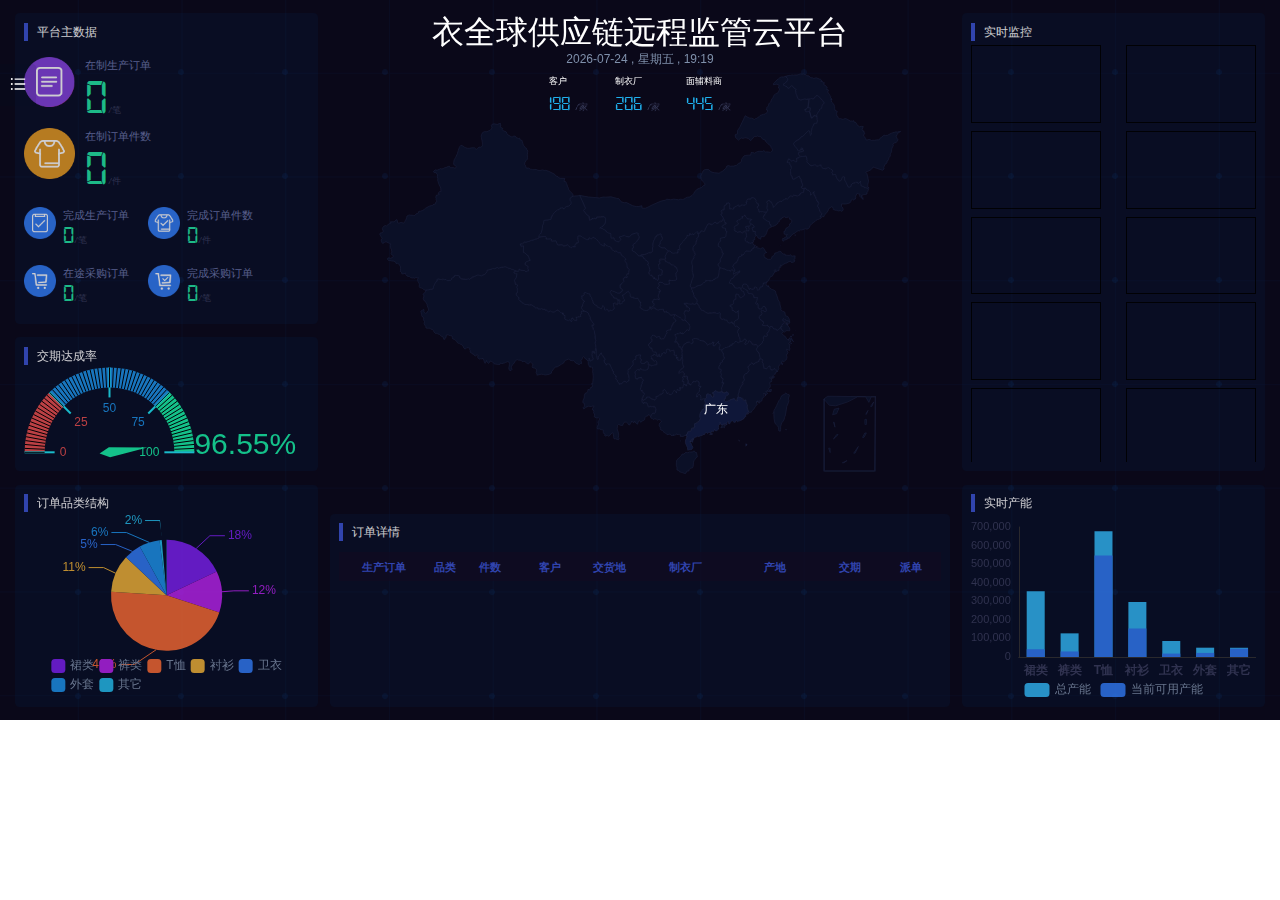
<file: index.html>
<!DOCTYPE html><html lang=en><head><meta charset=utf-8><meta http-equiv=X-UA-Compatible content="IE=edge"><meta name=viewport content="width=device-width,initial-scale=1"><link rel=icon href=favicon.ico><title>衣全球供应链远程监管云平台</title><link href=css/app.b32cc828.css rel=preload as=style><link href=css/chunk-vendors.3b2d6e5b.css rel=preload as=style><link href=js/app.7bbc5577.js rel=preload as=script><link href=js/chunk-vendors.3742808b.js rel=preload as=script><link href=css/chunk-vendors.3b2d6e5b.css rel=stylesheet><link href=css/app.b32cc828.css rel=stylesheet></head><body><noscript><strong>We're sorry but compatibleie11 doesn't work properly without JavaScript enabled. Please enable it to continue.</strong></noscript><div id=app></div><script src=js/chunk-vendors.3742808b.js></script><script src=js/app.7bbc5577.js></script></body></html>
</file>
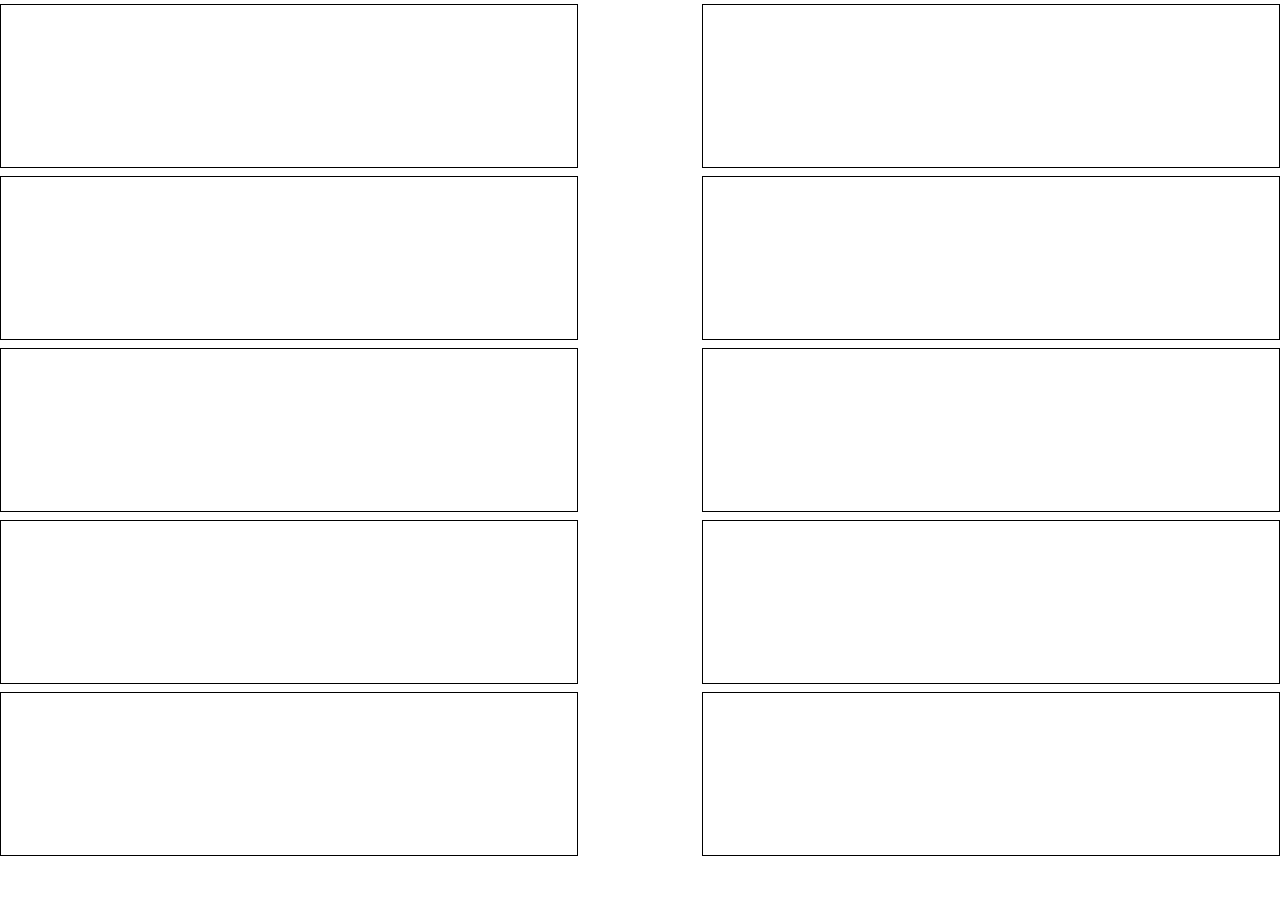
<file: static/video3rd/monitor.html>
<html>

<head>
    <title>视频监控</title>
    <meta charset="UTF-8">
    <style>
        body {
            overflow: hidden;
        }

        .video_panel {
            margin: 0;
            padding: 0;
            display: flex;
            flex-wrap: wrap;
            justify-content: space-between;
        }

        .video_frame {
            border: 1px #000 solid;
            width: 45vw;
            height: 18vh;
            margin: 4px 0px;
        }

        .video_row {
            margin: 0;
            padding: 0;
            border: none;
        }

        .video_hidden {
            display: none;
        }

        * {
            margin: 0;
            padding: 0;
        }

        .plugin {
            width: 100% !important;
            height: 100% !important;
        }

        .play-window {
            border: 0 !important;
        }
    </style>
</head>

<body>
    <div class="video_panel">
        <div id="video_0" class="video_frame"></div>
        <div id="video_1" class="video_frame"></div>
        <div id="video_2" class="video_frame"></div>
        <div id="video_3" class="video_frame"></div>
        <div id="video_4" class="video_frame"></div>
        <div id="video_5" class="video_frame"></div>
        <div id="video_6" class="video_frame"></div>
        <div id="video_7" class="video_frame"></div>
        <div id="video_8" class="video_frame"></div>
        <div id="video_9" class="video_frame"></div>
    </div>
</body>
<script type="text/javascript" src="scripts/jquery-1.7.1.js"></script>
<script type="text/javascript" src="scripts/codebase/webVideoCtrl.js"></script>
<script type="text/javascript" src="scripts/utils.js"></script>
<script type="text/javascript" src="scripts/video.js"></script>

</html>
</file>
